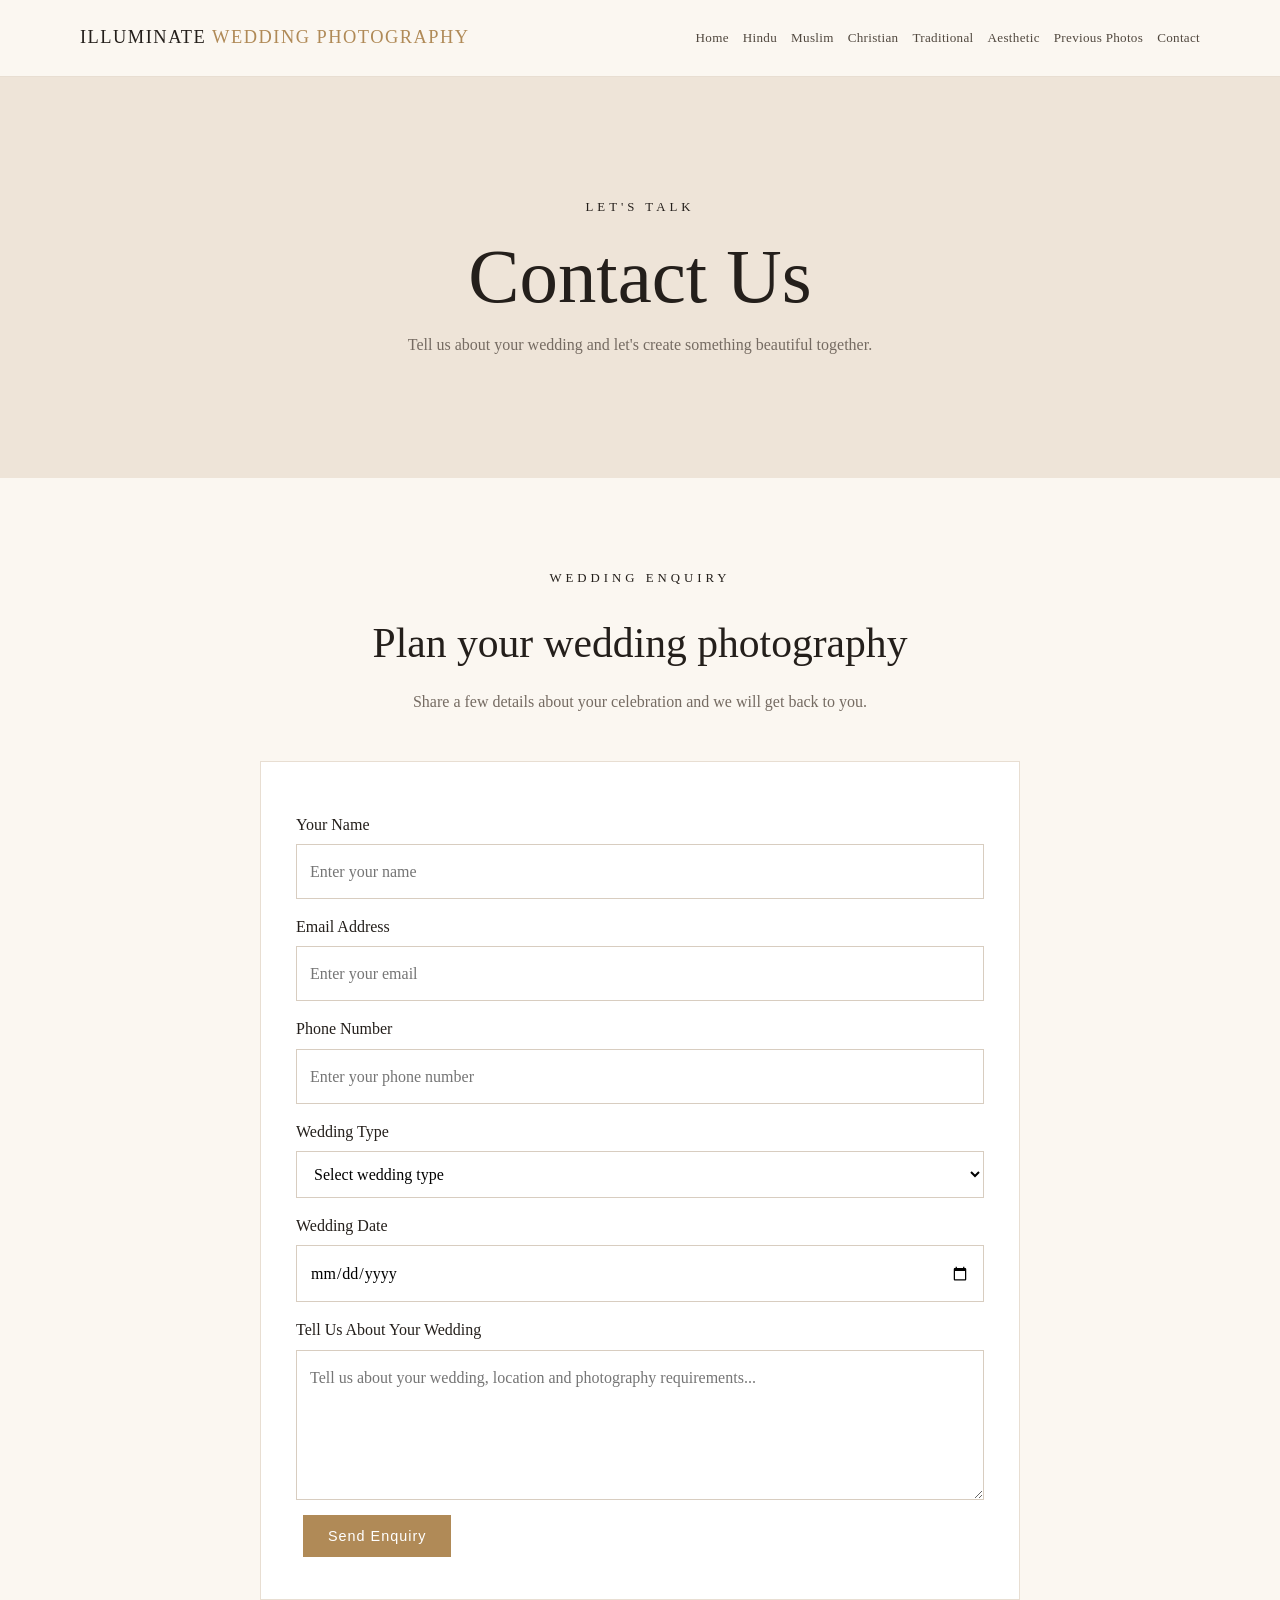
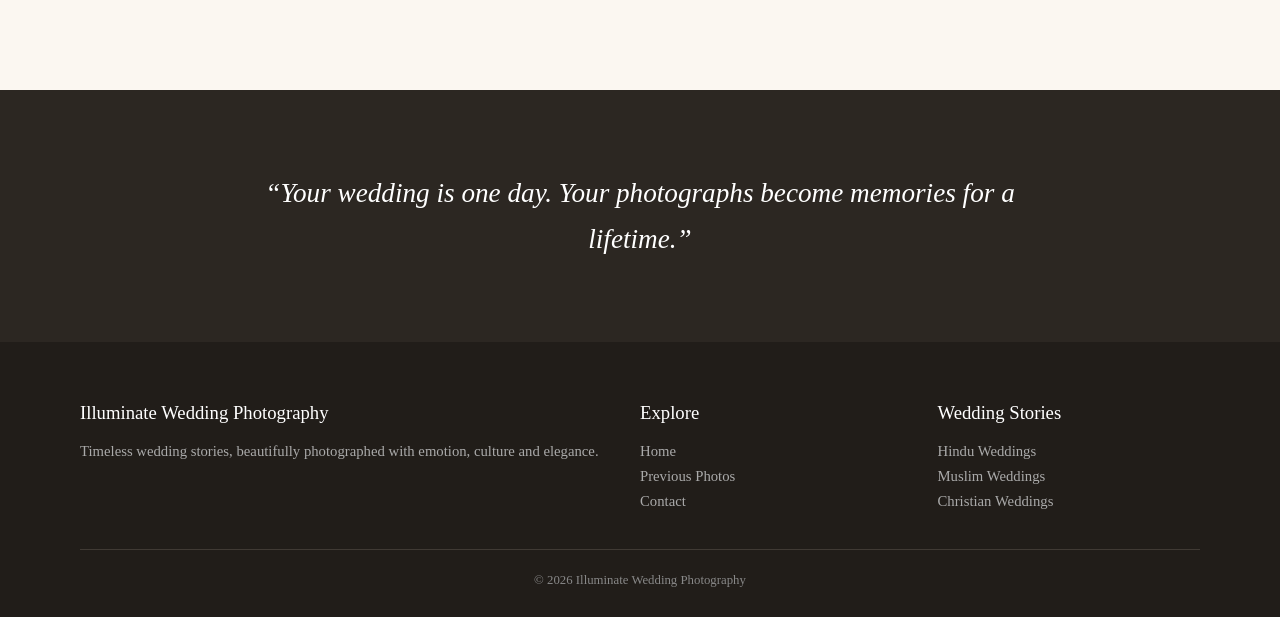
<file: contact.html>
<!DOCTYPE html>
<html lang="en">
<head>
    <meta charset="UTF-8">
    <meta name="viewport" content="width=device-width, initial-scale=1.0">

    <title>Contact | Illuminate Wedding Photography</title>

    <link rel="stylesheet" href="style.css">
</head>

<body>

<header>
    <div class="container nav">

        <a class="logo" href="index.html">
            Illuminate <span>Wedding Photography</span>
        </a>

        <nav>
            <a href="index.html">Home</a>
            <a href="hindu.html">Hindu</a>
            <a href="muslim.html">Muslim</a>
            <a href="christian.html">Christian</a>
            <a href="traditional.html">Traditional</a>
            <a href="aesthetic.html">Aesthetic</a>
            <a href="gallery.html">Previous Photos</a>
            <a href="contact.html">Contact</a>
        </nav>

    </div>
</header>


<section class="page-hero">

    <div class="container">

        <div class="kicker">
            Let's Talk
        </div>

        <h1>
            Contact Us
        </h1>

        <p>
            Tell us about your wedding and let's create
            something beautiful together.
        </p>

    </div>

</section>


<section class="section">

    <div class="container">

        <div class="section-head">

            <div class="kicker">
                Wedding Enquiry
            </div>

            <h2>
                Plan your wedding photography
            </h2>

            <p>
                Share a few details about your celebration
                and we will get back to you.
            </p>

        </div>


        <form id="contactForm"onsubmit="window.location.href='index.html'; return false;">

            <label for="name">
                Your Name
            </label>

            <input
                type="text"
                id="name"
                name="name"
                placeholder="Enter your name"
                required
            >


            <label for="email">
                Email Address
            </label>

            <input
                type="email"
                id="email"
                name="email"
                placeholder="Enter your email"
                required
            >


            <label for="phone">
                Phone Number
            </label>

            <input
                type="tel"
                id="phone"
                name="phone"
                placeholder="Enter your phone number"
            >


            <label for="wedding">
                Wedding Type
            </label>

            <select id="wedding" name="wedding">

                <option value="">
                    Select wedding type
                </option>

                <option value="hindu">
                    Hindu Wedding
                </option>

                <option value="muslim">
                    Muslim Wedding
                </option>

                <option value="christian">
                    Christian Wedding
                </option>

                <option value="traditional">
                    Traditional Wedding
                </option>

                <option value="aesthetic">
                    Aesthetic / Modern Wedding
                </option>

            </select>


            <label for="date">
                Wedding Date
            </label>

            <input
                type="date"
                id="date"
                name="date"
            >


            <label for="message">
                Tell Us About Your Wedding
            </label>

            <textarea
                id="message"
                name="message"
                placeholder="Tell us about your wedding, location and photography requirements..."
            ></textarea>


            <button
                type="submit"
                class="btn gold"
            >
                Send Enquiry
            </button>


            <p id="formMessage"></p>
            

        </form>

    </div>

</section>


<section class="quote">

    <p>
        “Your wedding is one day.
        Your photographs become memories for a lifetime.”
    </p>

</section>


<footer>

    <div class="container footer-grid">

        <div>

            <h3>
                Illuminate Wedding Photography
            </h3>

            <p>
                Timeless wedding stories, beautifully photographed
                with emotion, culture and elegance.
            </p>

        </div>


        <div>

            <h3>
                Explore
            </h3>

            <p>
                <a href="index.html">Home</a>
                <br>

                <a href="gallery.html">Previous Photos</a>
                <br>

                <a href="contact.html">Contact</a>
            </p>

        </div>


        <div>

            <h3>
                Wedding Stories
            </h3>

            <p>
                <a href="hindu.html">Hindu Weddings</a>
                <br>

                <a href="muslim.html">Muslim Weddings</a>
                <br>

                <a href="christian.html">Christian Weddings</a>
            </p>

        </div>

    </div>


    <div class="container copy">

        © 2026 Illuminate Wedding Photography

    </div>

</footer>


<script src="script.js"></script>

</body>
</html>
</file>
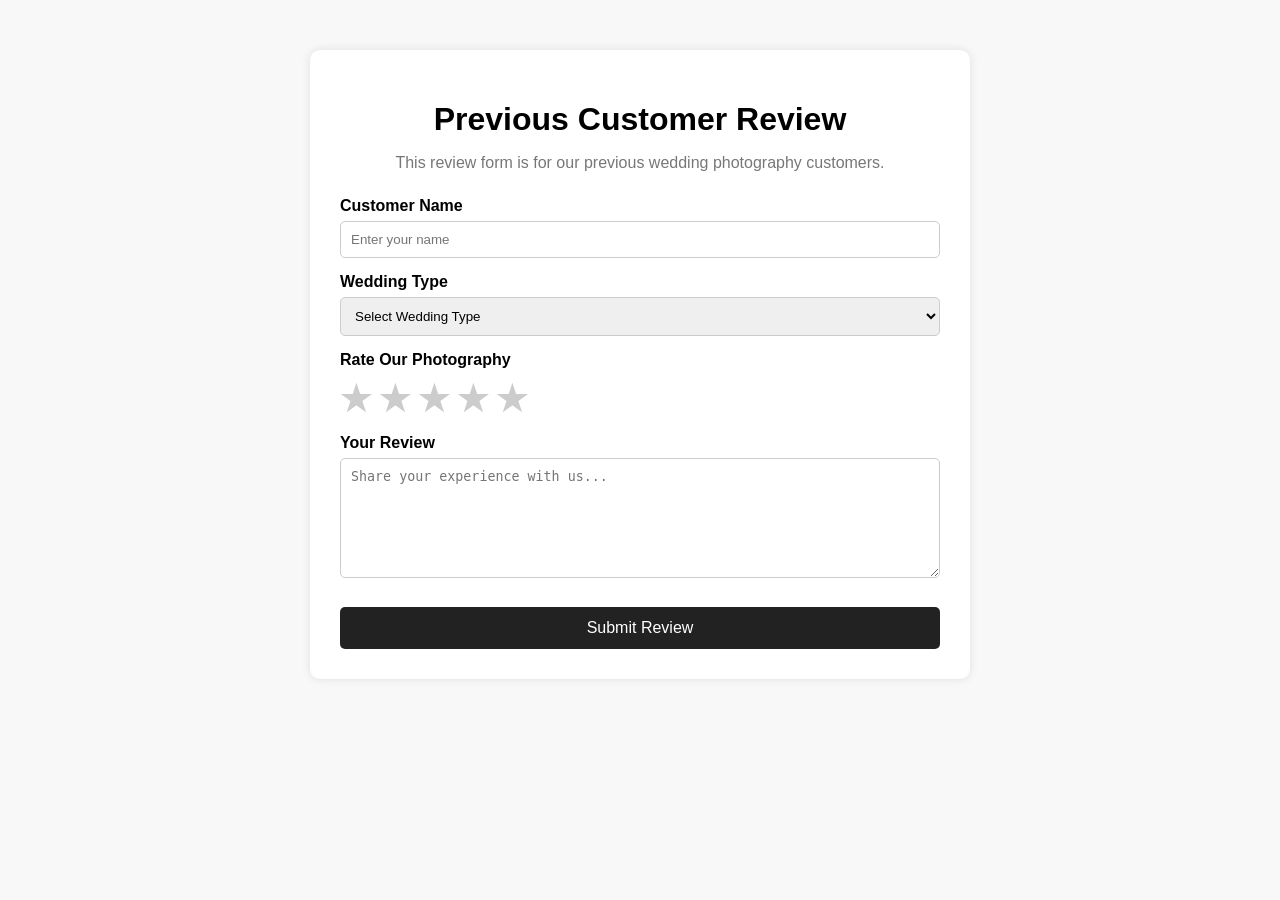
<file: customersfeedback.html>
<!DOCTYPE html>
<html lang="en">
<head>
    <meta charset="UTF-8">
    <meta name="viewport" content="width=device-width, initial-scale=1.0">
    <title>Customer Reviews - Illuminate Wedding Photography</title>

    <style>
        body {
            font-family: Arial, sans-serif;
            background-color: #f8f8f8;
            margin: 0;
            padding: 0;
        }

        .review-container {
            width: 90%;
            max-width: 600px;
            margin: 50px auto;
            background: white;
            padding: 30px;
            border-radius: 10px;
            box-shadow: 0 0 10px rgba(0,0,0,0.1);
        }

        h1 {
            text-align: center;
            margin-bottom: 10px;
        }

        .note {
            text-align: center;
            color: #777;
            margin-bottom: 25px;
        }

        label {
            display: block;
            margin-top: 15px;
            margin-bottom: 6px;
            font-weight: bold;
        }

        input,
        select,
        textarea {
            width: 100%;
            padding: 10px;
            border: 1px solid #ccc;
            border-radius: 5px;
            box-sizing: border-box;
        }

        textarea {
            height: 120px;
            resize: vertical;
        }

        .stars {
            display: flex;
            gap: 8px;
            margin-top: 10px;
        }

        .stars input {
            display: none;
        }

        .stars label {
            font-size: 35px;
            color: #ccc;
            cursor: pointer;
            margin: 0;
        }

        .stars input:checked ~ label {
            color: #ccc;
        }

        .stars label:hover,
        .stars label:hover ~ label {
            color: gold;
        }

        .stars {
            flex-direction: row-reverse;
            justify-content: flex-end;
        }

        .stars input:checked + label,
        .stars input:checked + label ~ label {
            color: gold;
        }

        button {
            width: 100%;
            margin-top: 25px;
            padding: 12px;
            background-color: #222;
            color: white;
            border: none;
            border-radius: 5px;
            cursor: pointer;
            font-size: 16px;
        }

        button:hover {
            background-color: #444;
        }
    </style>
</head>

<body>

    <div class="review-container">

        <h1>Previous Customer Review</h1>

        <p class="note">
            This review form is for our previous wedding photography customers.
        </p>

        <form>

            <label for="name">Customer Name</label>
            <input
                type="text"
                id="name"
                name="name"
                placeholder="Enter your name"
                required
            >

            <label for="wedding">Wedding Type</label>
            <select id="wedding" name="wedding" required>
                <option value="">Select Wedding Type</option>
                <option value="Hindu">Hindu Wedding</option>
                <option value="Muslim">Muslim Wedding</option>
                <option value="Christian">Christian Wedding</option>
                <option value="Traditional">Traditional Wedding</option>
                <option value="Other">Other</option>
            </select>

            <label>Rate Our Photography</label>

            <div class="stars">

                <input type="radio" id="star5" name="rating" value="5">
                <label for="star5">★</label>

                <input type="radio" id="star4" name="rating" value="4">
                <label for="star4">★</label>

                <input type="radio" id="star3" name="rating" value="3">
                <label for="star3">★</label>

                <input type="radio" id="star2" name="rating" value="2">
                <label for="star2">★</label>

                <input type="radio" id="star1" name="rating" value="1">
                <label for="star1">★</label>

            </div>

            <label for="review">Your Review</label>
            <textarea
                id="review"
                name="review"
                placeholder="Share your experience with us..."
                required
            ></textarea>

            <button type="submit">Submit Review</button>

        </form>

    </div>

</body>
</html>
</file>
<file: style.css>
:root {
    --ink: #241f1b;
    --cream: #fbf7f1;
    --gold: #b08a57;
    --muted: #756b62;
    --white: #ffffff;
    --line: #e8ded2;
}

/* Basic Reset */
* {
    box-sizing: border-box;
    margin: 0;
    padding: 0;
}

html {
    scroll-behavior: smooth;
}

body {
    font-family: Georgia, "Times New Roman", serif;
    background: var(--cream);
    color: var(--ink);
    line-height: 1.7;
}

a {
    text-decoration: none;
    color: inherit;
}

img {
    width: 100%;
    display: block;
}

/* Container */
.container {
    width: min(1120px, 92%);
    margin: auto;
}

/* Header */
header {
    position: sticky;
    top: 0;
    z-index: 20;
    background: rgba(251, 247, 241, 0.97);
    backdrop-filter: blur(8px);
    border-bottom: 1px solid var(--line);
}

.nav {
    min-height: 76px;
    display: flex;
    align-items: center;
    justify-content: space-between;
    gap: 15px;
    flex-wrap: nowrap;
}

.logo {
    font-size: 1.15rem;
    letter-spacing: 1.5px;
    text-transform: uppercase;
    white-space: nowrap;
    flex-shrink: 0;
}

.logo span {
    color: var(--gold);
}

/* Navigation */
nav {
    display: flex;
    gap: 14px;
    flex-wrap: nowrap;
    justify-content: flex-end;
    align-items: center;
    white-space: nowrap;
    overflow: visible;
    flex: 1;
}

nav a {
    font-size: 0.82rem;
    letter-spacing: 0.3px;
    color: #51483f;
    white-space: nowrap;
    flex-shrink: 0;
}

nav a:hover {
    color: var(--gold);
}

/* Hero Section */
.hero {
    min-height: 78vh;
    display: grid;
    place-items: center;
    text-align: center;
    padding: 80px 20px;

    background:
        linear-gradient(
            rgba(20, 16, 12, 0.42),
            rgba(20, 16, 12, 0.42)
        ),
        url("https://images.unsplash.com/photo-1519741497674-611481863552?auto=format&fit=crop&w=1800&q=85")
        center / cover;
}

.hero-inner {
    max-width: 850px;
    color: white;
}

.kicker {
    letter-spacing: 4px;
    text-transform: uppercase;
    font-size: 0.8rem;
    margin-bottom: 18px;
}

h1 {
    font-size: clamp(3rem, 7vw, 6.5rem);
    line-height: 1.03;
    font-weight: 400;
}

.hero p {
    font-size: 1.15rem;
    max-width: 680px;
    margin: 24px auto;
}

/* Buttons */
.btn {
    display: inline-block;
    padding: 12px 24px;
    border: 1px solid currentColor;
    margin: 7px;
    font-size: 0.9rem;
    letter-spacing: 1px;
}

.btn.gold {
    background: var(--gold);
    border-color: var(--gold);
    color: white;
}

.btn.light {
    color: white;
    border-color: white;
}

.btn:hover {
    opacity: 0.85;
}

/* Sections */
.section {
    padding: 90px 0;
}

.section-head {
    text-align: center;
    max-width: 720px;
    margin: 0 auto 45px;
}

.section-head h2 {
    font-size: 2.6rem;
    font-weight: 400;
    margin-bottom: 10px;
}

.section-head p {
    color: var(--muted);
}

/* Wedding Cards */
.grid {
    display: grid;
    grid-template-columns: repeat(3, 1fr);
    gap: 22px;
}

.card {
    background: white;
    border: 1px solid var(--line);
    overflow: hidden;
}

.card img {
    height: 330px;
    object-fit: cover;
}

.card-body {
    padding: 23px;
}

.card h3 {
    font-size: 1.45rem;
    font-weight: 400;
    margin-bottom: 7px;
}

.card p {
    color: var(--muted);
    font-size: 0.95rem;
}

.text-link {
    color: var(--gold);
    display: inline-block;
    margin-top: 12px;
}

.text-link:hover {
    text-decoration: underline;
}

/* Quote */
.quote {
    background: #2c2722;
    color: white;
    text-align: center;
    padding: 80px 20px;
}

.quote p {
    font-size: 1.7rem;
    max-width: 820px;
    margin: auto;
    font-style: italic;
}

/* Inner Page Hero */
.page-hero {
    padding: 120px 20px;
    text-align: center;
    background: #eee4d8;
}

.page-hero h1 {
    font-size: clamp(3rem, 6vw, 5rem);
}

.page-hero p {
    color: var(--muted);
    max-width: 680px;
    margin: 15px auto 0;
}

/* Gallery */
.gallery {
    display: grid;
    grid-template-columns: repeat(3, 1fr);
    gap: 12px;
}

.gallery img {
    height: 360px;
    object-fit: cover;
}

.gallery img:nth-child(2),
.gallery img:nth-child(5) {
    height: 480px;
}

/* Features */
.feature-list {
    display: grid;
    grid-template-columns: repeat(2, 1fr);
    gap: 20px;
}

.feature {
    padding: 28px;
    border-top: 1px solid var(--line);
}

.feature h3 {
    font-weight: 400;
    font-size: 1.35rem;
}

.feature p {
    color: var(--muted);
    margin-top: 5px;
}

/* Contact Form */
form {
    max-width: 760px;
    margin: auto;
    background: white;
    padding: 35px;
    border: 1px solid var(--line);
}

label {
    display: block;
    margin: 14px 0 6px;
}

input,
textarea,
select {
    width: 100%;
    padding: 13px;
    border: 1px solid #d8cdc0;
    background: white;
    font: inherit;
}

textarea {
    min-height: 150px;
}

/* Footer */
footer {
    background: #211d19;
    color: #ddd;
    padding: 55px 0 25px;
}

.footer-grid {
    display: grid;
    grid-template-columns: 2fr 1fr 1fr;
    gap: 35px;
}

footer h3 {
    color: white;
    font-weight: 400;
    margin-bottom: 10px;
}

footer p,
footer a {
    color: #aaa;
    font-size: 0.92rem;
}

footer a:hover {
    color: white;
}

.copy {
    text-align: center;
    border-top: 1px solid #403a34;
    margin-top: 35px;
    padding-top: 20px;
    color: #888;
    font-size: 0.8rem;
}

/* Mobile */
@media (max-width: 760px) {

    .nav {
        align-items: flex-start;
        padding: 16px 0;
        flex-direction: column;
    }

    nav {
        width: 100%;
        gap: 12px;
        flex-wrap: nowrap;
        justify-content: flex-start;
        overflow-x: auto;
        white-space: nowrap;
        padding-bottom: 5px;
    }

    nav a {
        flex-shrink: 0;
    }

    .grid,
    .gallery,
    .feature-list,
    .footer-grid {
        grid-template-columns: 1fr;
    }

    .hero {
        min-height: 70vh;
    }

    .gallery img,
    .gallery img:nth-child(2),
    .gallery img:nth-child(5) {
        height: 330px;
    }

    .section {
        padding: 65px 0;
    }
}
</file>
